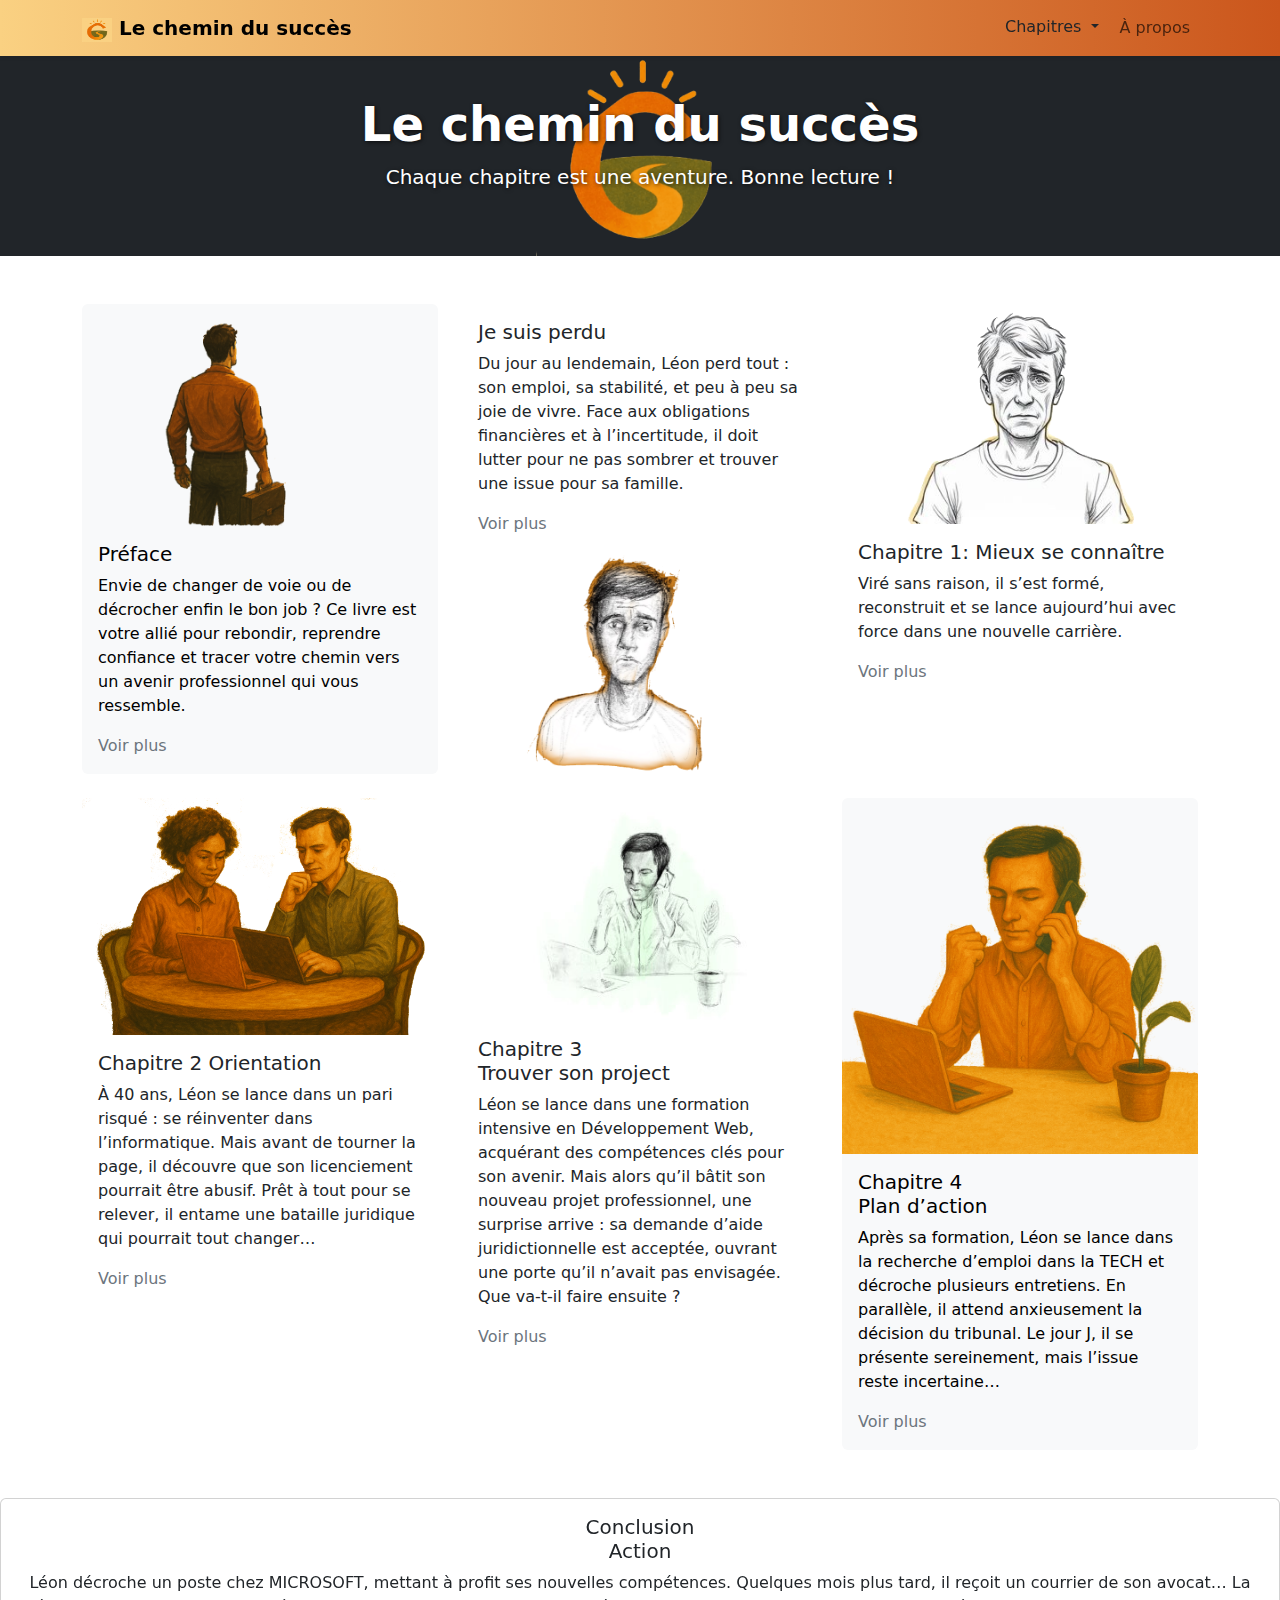
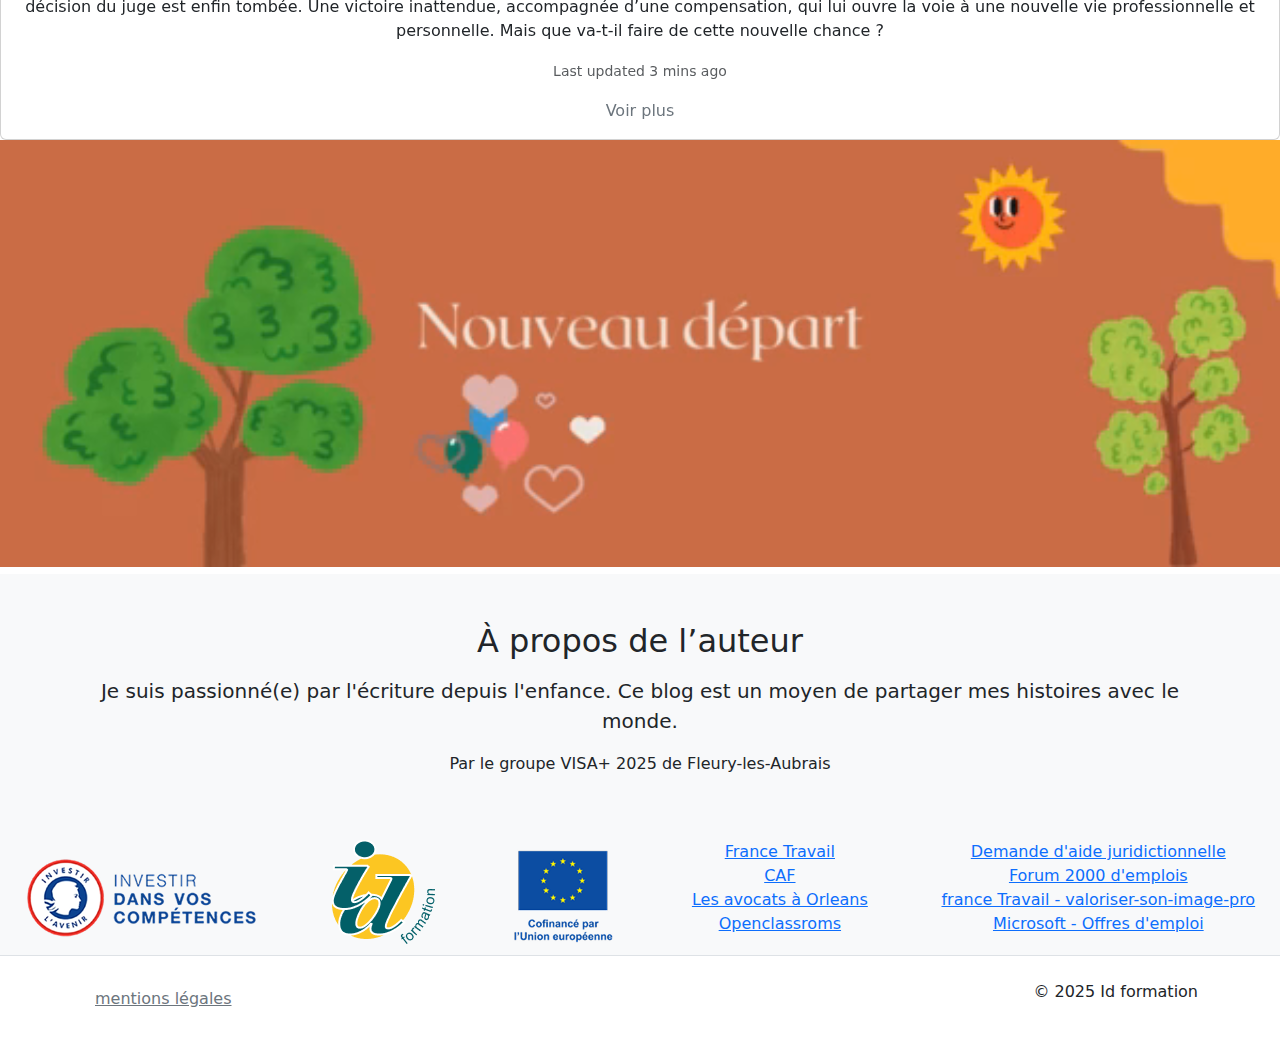
<file: index.html>
<!DOCTYPE html>
<html lang="fr">

<head>
    <meta charset="UTF-8">
    <meta name="viewport" content="width=device-width, initial-scale=1">
    <meta name="description"
        content="Viré du jour au lendemain, Léon reconstruit sa vie. Une histoire vraie de courage et de renaissance pro.">
    <title>Le chemin du succès</title>
    <link rel="icon" href="favicon.ico" type="image/x-icon">

    <link href="https://cdn.jsdelivr.net/npm/bootstrap@5.3.3/dist/css/bootstrap.min.css" rel="stylesheet">
    <style>
        .hero-bg {
            background-image: url('media/images/logo_chemin.png');
            /* remplace par ton image */
            background-size: contain;
            background-position: center;
            background-repeat: no-repeat;
            color: white;
            text-shadow: 1px 1px 4px rgba(0, 0, 0, 0.7);
        }

        .page-bg {
            /* background-image: url('../media/images/chemin_man.png');
            background-size: contain;
            background-position: center;
            background-repeat: no-repeat; */
            width: 20px;
            height: 20vh;

        }

        .custom-bg-color {
            background-image: linear-gradient(to right, #FAD182, #cb561c);
        }

        video {
            width: 100%;
            height: auto;
            object-fit: cover;
        }
    </style>

</head>

<body>

    <!-- Navbar -->
    <nav id="navbar-example2" class="navbar navbar-expand-lg  shadow-sm custom-bg-color fixed-top">
        <div class="container">
            <a class="navbar-brand fw-bold" href="index.html">
                <img src="media/images/logo-s.jpg" alt="logo" width="30" height="24">
                Le chemin du succès
            </a>
            <button class="navbar-toggler" type="button" data-bs-toggle="collapse" data-bs-target="#navbarNav">
                <span class="navbar-toggler-icon"></span>
            </button>

            <div class="collapse navbar-collapse justify-content-end" id="navbarNav">
                <ul class="navbar-nav">
                    <li class="nav-item">
                    <li class="nav-item dropdown">
                        <button class="btn dropdown-toggle" data-bs-toggle="dropdown" aria-expanded="false">
                            Chapitres
                        </button>
                        <ul class="dropdown-menu dropdown-menu-light">
                            <li><a class="dropdown-item" href="pages/livre.html?#c0">Préface
                                </a>
                            </li>
                            <li><a class="dropdown-item" href="pages/livre.html?#c">Introduction Je suis perdu
                                </a>
                            </li>
                            <li><a class="dropdown-item" href="pages/livre.html?#c1">Chapitre 1 Mieux se connaître
                                </a></li>
                            <li><a class="dropdown-item" href="pages/livre.html?#c2">Chapitre 2 Orientation
                                </a></li>
                            <li><a class="dropdown-item" href="pages/livre.html?#c3">Chapitre 3 Orientation
                                </a></li>
                            <li><a class="dropdown-item" href="pages/livre.html?#c4">Chapitre 4 Orientation
                                </a></li>
                            <li><a class="dropdown-item" href="pages/livre.html?#c5">Conclusion Action
                                </a></li>
                        </ul>
                    </li>
                    <!-- <a class="nav-link" href="#chapitres">Chapitres</a> -->
                    </li>
                    <li class="nav-item"><a class="nav-link" href="#scrollspyHeading1">À propos</a></li>
                </ul>
            </div>
        </div>
    </nav>

    <!-- Hero -->
    <section class="mt-5 py-5 text-center bg-dark hero-bg ">
        <div class="container ">
            <h1 class="display-5 fw-bold">Le chemin du succès</h1>
            <p class="lead">Chaque chapitre est une aventure. Bonne lecture !</p>
        </div>
    </section>





    <section id="chapitres" class="container py-5">
        <!-- <h2 class="mb-4 text-center ">Sommaire</h2> -->

        <div class="row row-cols-1 row-cols-md-3 g-4">
            <div class="col">
                <div class="card text-bg-light border-0 h-100">
                    <img src="media/images/man.png" class="card-img-top" alt="...">
                    <div class="card-body">
                        <h5 class="card-title">Préface</h5>
                        <p class="card-text">Envie de changer de voie ou de décrocher enfin le bon job ? Ce livre est
                            votre allié pour rebondir, reprendre confiance et tracer votre chemin vers un avenir
                            professionnel qui vous ressemble.</p>
                        <a href="pages/livre.html" class="stretched-link text-decoration-none text-secondary">Voir
                            plus</a>
                    </div>
                </div>
            </div>
            <div class="col">
                <div class="card border-0 h-100">
                    <div class="card-body">
                        <h5 class="card-title">Je suis perdu</h5>
                        <p class="card-text">Du jour au lendemain, Léon perd tout : son emploi, sa stabilité, et peu à
                            peu sa joie de vivre. Face aux obligations financières et à l’incertitude, il doit lutter
                            pour ne pas sombrer et trouver une issue pour sa famille.
                        </p>
                        <a href="pages/livre.html?#c" class="stretched-link text-decoration-none text-secondary">Voir
                            plus</a>
                    </div>
                    <img src="media/images/man-perdu.png" class="card-img-top d-none d-sm-block" alt="...">
                </div>
            </div>
            <div class="col">
                <div class="card h-100 border-0 ">
                    <img src="media/images/c1.png" class="card-img-top" alt="...">
                    <div class="card-body">
                        <h5 class="card-title">Chapitre 1: Mieux se connaître</h5>
                        <p class="card-text">Viré sans raison, il s’est formé, reconstruit et se lance aujourd’hui avec
                            force dans une nouvelle carrière.</p>
                        <a href="pages/livre.html?#c1" class="stretched-link text-decoration-none text-secondary">Voir
                            plus</a>
                    </div>
                </div>
            </div>
            <div class="col">
                <div class="card h-100 border-0">
                    <img src="media/images/leon_au_pole_emploi_sans_background.png" class="card-img-top " alt="...">
                    <div class="card-body">
                        <h5 class="card-title">Chapitre 2 Orientation</h5>
                        <p class="card-text">À 40 ans, Léon se lance dans un pari risqué : se réinventer dans
                            l’informatique. Mais avant de tourner la page, il découvre que son licenciement pourrait
                            être abusif. Prêt à tout pour se relever, il entame une bataille juridique qui pourrait tout
                            changer…
                        </p>
                        <a href="pages/livre.html?#c2" class="stretched-link text-decoration-none text-secondary">Voir
                            plus</a>
                    </div>
                </div>
            </div>

            <div class="col">
                <div class="card h-100 border-0 ">
                    <img src="media/images/man-phone.jpg" class="card-img-top" alt="...">
                    <div class="card-body">
                        <h5 class="card-title">Chapitre 3 <br>
                            Trouver son project
                        </h5>
                        <p class="card-text">Léon se lance dans une formation intensive en Développement Web, acquérant
                            des compétences clés pour son avenir. Mais alors qu’il bâtit son nouveau projet
                            professionnel, une surprise arrive : sa demande d’aide juridictionnelle est acceptée,
                            ouvrant une porte qu’il n’avait pas envisagée. Que va-t-il faire ensuite ?</p>
                        <a href="pages/livre.html?#c3" class="stretched-link text-decoration-none text-secondary">Voir
                            plus</a>
                    </div>
                </div>
            </div>
            <div class="col">
                <div class="card h-100 border-0 text-bg-light">
                    <img src="media/images/leon_au_telephone_petit.png" class="card-img-top" alt="...">
                    <div class="card-body">
                        <h5 class="card-title">Chapitre 4 <br> Plan d’action</h5>
                        <p class="card-text">Après sa formation, Léon se lance dans la recherche d’emploi dans la TECH
                            et
                            décroche plusieurs entretiens. En parallèle, il attend anxieusement la décision du tribunal.
                            Le jour
                            J, il se présente sereinement, mais l’issue reste incertaine…</p>
                        <a href="pages/livre.html?#c4" class="stretched-link text-decoration-none text-secondary">Voir
                            plus</a>
                    </div>
                </div>
            </div>
        </div>
    </section>

    <section class="text-center">

        <div class="card text-center">
            <div class="card-body">
                <h5 class="card-title">Conclusion <br>
                    Action
                </h5>
                <p class="card-text">Léon décroche un poste chez MICROSOFT, mettant à profit ses nouvelles compétences.
                    Quelques mois plus tard, il reçoit un courrier de son avocat… La décision du juge est enfin tombée.
                    Une victoire inattendue, accompagnée d’une compensation, qui lui ouvre la voie à une nouvelle vie
                    professionnelle et personnelle. Mais que va-t-il faire de cette nouvelle chance ?</p>
                <p class="card-text"><small class="text-body-secondary">Last updated 3 mins ago</small></p>
                <a href="pages/livre.html?#c5" class="stretched-link text-decoration-none text-secondary">Voir plus</a>
            </div>
            <!-- <img src="... " class="card-img-bottom" style="width: 300px;" alt="..."> -->
        </div>


        <!-- <div class="custom-bg-color1"></div> -->
        <div class="video">
            <video autoplay muted loop playsinline>
                <source src="media/video/nouveau-départ.mp4" type="video/mp4">
                Votre navigateur ne supporte pas la vidéo HTML5.
            </video>

        </div>

    </section>

    <!-- À propos -->
    <section id="auteur" class="bg-body-tertiary py-5 text-center">

        <div class="container">
            <h2 class="mb-3">À propos de l’auteur</h2>
            <p class="lead">
                Je suis passionné(e) par l'écriture depuis l'enfance. Ce blog est un moyen de partager mes
                histoires avec le monde.
            </p>
            <p>Par le groupe VISA+ 2025 de Fleury-les-Aubrais</p>

        </div>
    </section>
    <section id="scrollspyHeading1" class="bg-body-tertiary  text-center">
        <div class="d-flex flex-wrap gap-4 justify-content-around">
            <div><a class="alert-link liens"
                    href="https://travail-emploi.gouv.fr/fonctionnement-de-la-formation-professionnelle/investissement-dans-les-competences"
                    target="_blank"><img src="media/images/logo_ivestir.png" alt=""></a></div>
            <div><a class="alert-link liens" href="https://id-formation.com/" target="_blank"><img
                        src="media/images/logo_id_formation.png" alt=""></a></div>
            <div><a class="alert-link liens"
                    href="https://european-union.europa.eu/live-work-study/funding-grants-subsidies_fr"
                    target="_blank"><img src="media/images/logo_ue.png" alt=""></a></div>

            <div>
                <div><a href="https://www.francetravail.fr/accueil/" target="_blank">France Travail</a></div>
                <div><a href="https://caf.fr/">CAF</a></div>
                <div><a href="https://consultation.avocat.fr/avocats/ville-orleans.html" target="_blank">Les avocats à
                        Orleans</a>
                </div>
                <div><a href="https://openclassrooms.com/fr/paths/899-developpeur-web" target="_blank">Openclassroms</a>
                </div>
            </div>
            <div>
                <div><a href="https://consultation.avocat.fr/avocats/ville-orleans.html" target="_blank">Demande d'aide
                        juridictionnelle</a> </div>
                <div> <a href="https://2000emplois2000sourires.com/" target="_blank">Forum 2000 d'emplois </a> </div>
                <div><a href="https://www.francetravail.fr/candidat/vos-recherches/preparer-votre-candidature/accompagne-dans-sa-recherche/valoriser-son-image-pro.html"
                        target="_blank">france
                        Travail - valoriser-son-image-pro </a> </div>
                <div><a href="https://careers.microsoft.com/v2/ca/fr/professions.html" target="_blank">Microsoft -
                        Offres d'emploi</a> </div>
            </div>
        </div>
    </section>

    <!-- Footer -->
    <footer class="text-center py-4 bg-white border-top">
        <div class="container d-flex flex-wrap gap-4 justify-content-between">

            <!-- Button trigger modal -->
            <button type="button" class="btn btn-link  text-secondary fw-normal" data-bs-toggle="modal"
                data-bs-target="#staticBackdrop">
                mentions légales
            </button>

            <!-- Modal -->
            <div class="modal fade" id="staticBackdrop" data-bs-backdrop="static" data-bs-keyboard="false" tabindex="-1"
                aria-labelledby="staticBackdropLabel" aria-hidden="true">
                <div class="modal-dialog modal-dialog-scrollable modal-lg">
                    <div class="modal-content">
                        <div class="modal-header">
                            <h5 class="modal-title" id="staticBackdropLabel">mentions légales</h5>
                            <button type="button" class="btn-close" data-bs-dismiss="modal" aria-label="Close"></button>
                        </div>
                        <div class="modal-body">
                            <p>AVANT-PROPOS
                                <br>Ceci est un site réalisé dans le cadre d'un TP (travail pratique), lors de la
                                formation "Préparation aux métiers du numérique et de l'informatique", à Dreux (ID
                                Formation, du 17 mars 2025 au 5 juin 2025), dont le formateur est Olivier Loëb.
                                <br>Ce site a pour objet de diffuser sur Internet un travail pratique, réalisé, avec le
                                logiciel de traitement de texte Microsoft Word, par le groupe Visa+, à
                                Fleury-les-Aubrais (Loiret), dont le formateur est Yohan Perrette.

                                <br>Editeur du site
                                <br>Olivier Loëb

                                <br>webmaster@loweb.fr

                                <br>Hébergeur du site
                                <br>Infomaniak Network SA
                                <br>rue Eugène-Marziano 25
                                <br>1227 Les Acacias (Suisse)
                                <br>Tél. +41 844 55 11 55
                                <br>Fax. +41 844 55 11 56
                                <br>Société anonyme au capital
                                <br>de 102 000 CHF (francs suisses)
                                <br>Handelsregister-Nr. CHE-103.167.648
                                <br>(correspond au n° Siret en France)

                                <br>Conditions d’utilisation
                                <br>Le site accessible par l’URL (Uniform Resource Locator = adresse de site Internet)
                                le_chemin_du_succes.loweb.fr est exploité dans le respect des législations française et
                                européenne.


                                <br>L’utilisateur reconnaît avoir pris connaissance des présentes conditions
                                d’utilisation et s‘engage à les respecter.


                                <br>L’utilisateur du site Internet le_chemin_du_succes.loweb.fr reconnaît disposer de la
                                compétence et des moyens nécessaires pour accéder et utiliser ce site.

                                <br>L’utilisateur du site Internet le_chemin_du_succes.loweb.fr reconnaît avoir vérifié
                                que la configuration informatique utilisée ne contient aucun virus et qu’elle est en
                                parfait état de fonctionnement.


                                <br>L’Editeur met tout en œuvre pour offrir aux utilisateurs des informations et/ou des
                                outils disponibles et vérifiés mais ne saurait être tenu pour responsable des erreurs,
                                d’une absence de disponibilité des fonctionnalités et/ou de la présence de virus sur son
                                site.

                                <br>Tout contenu téléchargé se fait aux risques et périls de l’utilisateur et sous sa
                                seule responsabilité.

                                <br>En conséquence, l’Editeur ne saurait être tenu responsable d’un quelconque dommage
                                subi par l’ordinateur de l’utilisateur ou d’une quelconque perte de données consécutives
                                au téléchargement.


                                <br>Les informations fournies par ce site le sont à titre indicatif et ne sauraient
                                dispenser l’utilisateur d’une analyse complémentaire et personnalisée.

                                <br>L’éditeur saurait garantir l’exactitude, la complétude, l’actualité des informations
                                diffusées sur son site.

                                <br>En conséquence, l’utilisateur reconnaît utiliser ces informations sous sa
                                responsabilité exclusive.


                                <br>L’utilisateur est informé que lors de ses visites sur le site, un cookie peut
                                s’installer automatiquement sur son logiciel de navigation.

                                <br>Le cookie est un bloc de données qui ne permet pas d’identifier les utilisateurs
                                mais sert à enregistrer des informations relatives à la navigation de celui-ci sur le
                                site.
                                <br>Le paramétrage du logiciel de navigation permet d’informer de la présence de cookies
                                et, éventuellement, de la refuser de la manière décrite à l’adresse suivante :
                                www.cnil.fr.

                                <br>L’utilisateur dispose de l’ensemble des droits susvisés s’agissant des données à
                                caractère personnel communiquées par le biais des cookies dans les conditions indiquées
                                ci-dessus.

                                <br>Les utilisateurs du site Internet sont tenus de respecter les dispositions de la loi
                                n°78-17 du 6 janvier 1978 modifiée, relative à l’informatique, aux fichiers et aux
                                libertés, dont la violation est passible de sanctions pénales.


                                <br>La structure générale ainsi que les logiciels, textes, images animées ou non, son
                                savoir-faire et tous les autres éléments composant le site sont la propriété exclusive
                                de l’Editeur.

                                <br>Toute représentation ou reproduction, traduction, adaptation, transformation, totale
                                ou partielle de ce site et de ses contenus par quelle que personne que ce soit, sans
                                l’autorisation expresse d’Olivier Loëb, est interdite et constituerait une contrefaçon
                                sanctionnée par les articles L. 335-2 et suivants du Code de la propriété
                                intellectuelle.

                                <br>La personne qui reproduit sans autorisation de l’auteur une œuvre sur un serveur
                                Internet pour mettre celle-ci à la disposition du public commet un acte de contrefaçon
                                (articles L 335-2 et L 716-9 du CPI).

                                <br>La contrefaçon est un délit civil (passible de dommages-intérêts) et un délit pénal
                                (passible d’un emprisonnement de deux ans et d’une amende de 150 000 euros).

                                <br>La contrefaçon couvre toutes les reproductions et diffusions illicites, c’est-à-dire
                                non autorisées.

                                <br>Il en est de même des bases de données figurant, le cas échéant, sur le site Web,
                                qui sont protégées par les dispositions de la loi du 1er juillet 1998 portant
                                transposition dans le Code de la propriété intellectuelle de la directive du 11 mars
                                1996 relative à la protection juridique des bases de données et dont Olivier Loëb est
                                producteur.

                                <br>Les marques ainsi que les logos figurant, le cas échéant, sur le site sont des
                                marques déposées.

                                <br>Toute reproduction totale ou partielle de ces marques ou de ces logos effectués à
                                partir des éléments du site sans l’autorisation expresse de l’Editeur est donc prohibée
                                au sens du Code de la propriété intellectuelle.


                                <br>Les utilisateurs et les visiteurs du site Internet ne peuvent mettre en place un
                                hyperlien en direction de ce site sans l’autorisation expresse et préalable de
                                l’Editeur.
                                <br>L’Editeur ne saurait être responsable de l’accès par les utilisateurs via les liens
                                hypertextes mis en place dans le cadre du site Internet en direction d’autres ressources
                                présentes sur le réseau.


                                <br>Tout litige en relation avec l’utilisation du site est soumis au droit français.


                                <br>L’Editeur est à votre disposition pour tous commentaires ou toutes suggestions.

                                <br>Toutes les images présentes sur ce site sont protégées par le droit d’auteur. Elles
                                ont été dessinées par Justin Vigneron et Nairi Nikoghosian . Toute reproduction,
                                modification ou utilisation sans autorisation préalable est strictement interdite.
                                <br>Vous pouvez lui écrire par courrier électronique à webmaster@loweb.fr
                            </p>

                        </div>
                        <div class="modal-footer">
                            <button type="button" class="btn btn-secondary" data-bs-dismiss="modal">Close</button>
                            <!-- <button type="button" class="btn btn-primary">Understood</button> -->
                        </div>
                    </div>
                </div>
            </div>
            <p class="mb-0"> &copy; 2025 Id formation </p>
            <!-- <p class="mb-0"> Mon Livre Blog</p> -->
        </div>
    </footer>

    <!-- Bootstrap JS -->
    <script src="https://cdn.jsdelivr.net/npm/bootstrap@5.3.3/dist/js/bootstrap.bundle.min.js"></script>
    <script>
        var myModal = document.getElementById('Modal')
        var myInput = document.getElementById('myInput')

        myModal.addEventListener('shown.bs.modal', function () {
            myInput.focus()
        })
    </script>
</body>

</html>
</file>
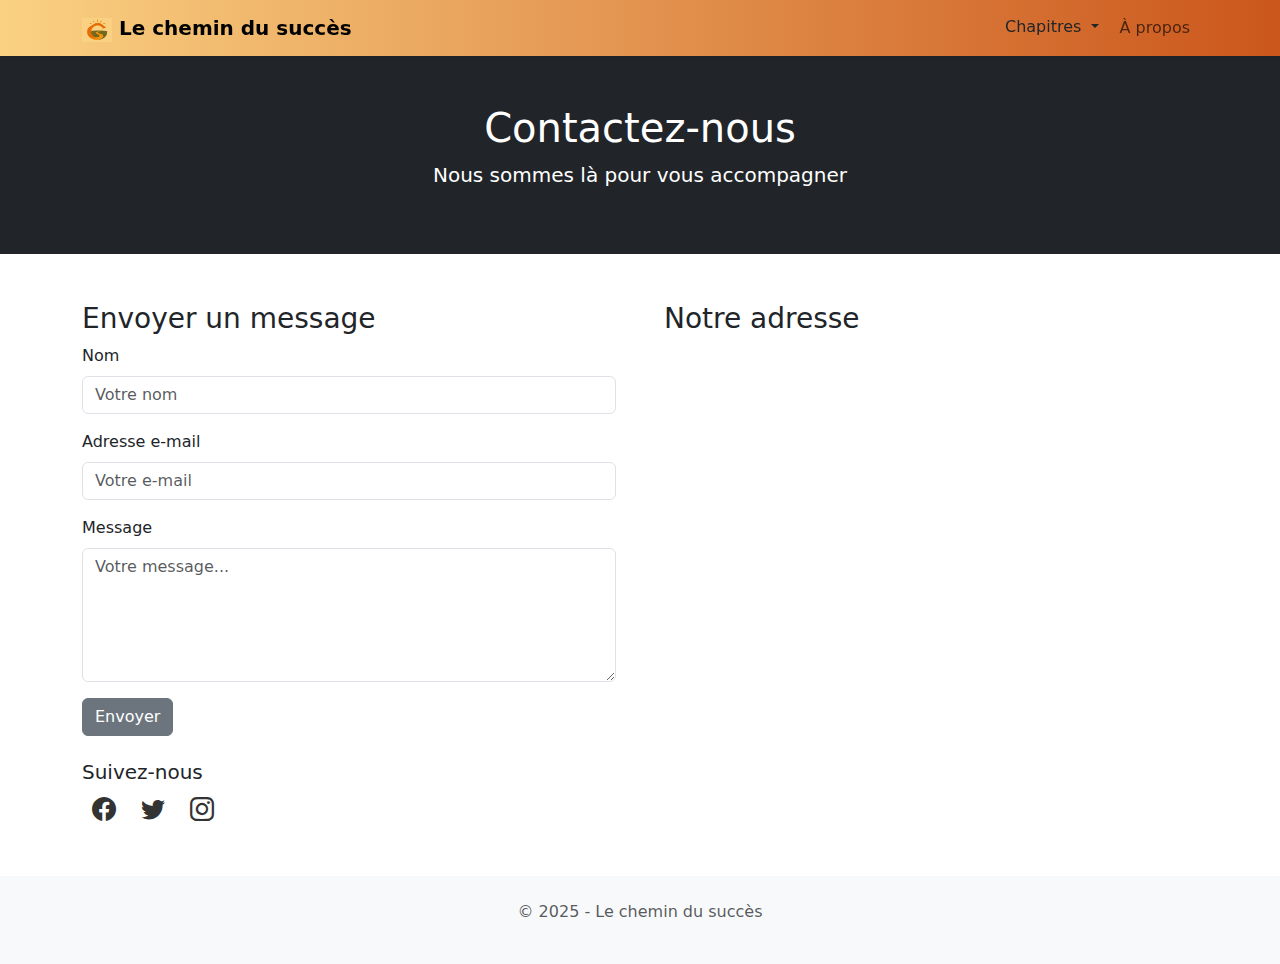
<file: contact-pro.html>
<!DOCTYPE html>
<html lang="fr">
<head>
  <meta charset="UTF-8">
  <meta name="viewport" content="width=device-width, initial-scale=1">
  <title>Contact</title>
  <link href="https://cdn.jsdelivr.net/npm/bootstrap@5.3.2/dist/css/bootstrap.min.css" rel="stylesheet">
  <style>
    .social-icons a {
      margin: 0 10px;
      color: #333;
      font-size: 1.5rem;
    }

    iframe {
      width: 100%;
      height: 300px;
      border: none;
    }
    body{
        padding-top: 56px;
    }
    .custom-bg-color {
  background-image: linear-gradient(to right, #FAD182, #cb561c);
}
  </style>
</head>
<body>
 <!-- Navbar -->
 <nav id="navbar-example2" class="navbar navbar-expand-lg  shadow-sm custom-bg-color fixed-top">
    <div class="container">
        <a class="navbar-brand fw-bold" href="index.html">
            <img src="media/images/logo-s.jpg" alt="logo" width="30" height="24">
            Le chemin du succès
        </a>
        <button class="navbar-toggler" type="button" data-bs-toggle="collapse" data-bs-target="#navbarNav">
            <span class="navbar-toggler-icon"></span>
        </button>

        <div class="collapse navbar-collapse justify-content-end" id="navbarNav">
            <ul class="navbar-nav">

                <li class="nav-item dropdown">
                    <button class="btn dropdown-toggle" data-bs-toggle="dropdown" aria-expanded="false">
                        Chapitres
                    </button>
                    <ul class="dropdown-menu dropdown-menu-light">
                        <li><a class="dropdown-item" href="pages/livre.html?#c0">Préface
                            </a>
                        </li>
                        <li><a class="dropdown-item" href="pages/livre.html?#c">Introduction Je suis perdu
                            </a>
                        </li>
                        <li><a class="dropdown-item" href="pages/livre.html?#c1">Chapitre 1 Mieux se connaître
                            </a></li>
                        <li><a class="dropdown-item" href="pages/livre.html?#c2">Chapitre 2 Orientation
                            </a></li>
                        <li><a class="dropdown-item" href="pages/livre.html?#c3">Chapitre 3 Orientation
                            </a></li>
                        <li><a class="dropdown-item" href="pages/livre.html?#c4">Chapitre 4 Orientation
                            </a></li>
                        <li><a class="dropdown-item" href="pages/livre.html?#c5">Conclusion Action
                            </a></li>
                    </ul>
                </li>
                <!-- <a class="nav-link" href="#chapitres">Chapitres</a> -->

                <li class="nav-item"><a class="nav-link" href="#scrollspyHeading1">À propos</a></li>
            </ul>
        </div>
    </div>
</nav>

  <!-- Header -->
  <header class="bg-dark text-white text-center py-5">
    <h1>Contactez-nous</h1>
    <p class="lead">Nous sommes là pour vous accompagner</p>
  </header>

  <!-- Section de contact -->
  <section class="container my-5">
    <div class="row g-5">
      <!-- Formulaire -->
      <div class="col-md-6">
        <h3>Envoyer un message</h3>
        <form>
          <div class="mb-3">
            <label for="name" class="form-label">Nom</label>
            <input type="text" class="form-control" id="name" placeholder="Votre nom">
          </div>
          <div class="mb-3">
            <label for="email" class="form-label">Adresse e-mail</label>
            <input type="email" class="form-control" id="email" placeholder="Votre e-mail">
          </div>
          <div class="mb-3">
            <label for="message" class="form-label">Message</label>
            <textarea class="form-control" id="message" rows="5" placeholder="Votre message..."></textarea>
          </div>
          <button type="submit" class="btn btn-secondary">Envoyer</button>
        </form>

        <!-- Réseaux sociaux -->
        <div class="mt-4">
          <h5>Suivez-nous</h5>
          <div class="social-icons">
            <a href="#"><i class="bi bi-facebook"></i></a>
            <a href="#"><i class="bi bi-twitter"></i></a>
            <a href="#"><i class="bi bi-instagram"></i></a>
          </div>
        </div>
      </div>

      <!-- Carte Google Maps -->
      <div class="col-md-6">
        <h3>Notre adresse</h3>
        <iframe src="https://www.google.com/maps/embed?pb=!1m18!1m12!1m3!1d2624.9992391240243!2d2.292292315674979!3d48.858373079287236!2m3!1f0!2f0!3f0!3m2!1i1024!2i768!4f13.1!3m3!1m2!1s0x47e66fefc6c9b5f1%3A0xbba2cb29c8bcfb0b!2sTour%20Eiffel!5e0!3m2!1sfr!2sfr!4v1680010034987" allowfullscreen="" loading="lazy"></iframe>
      </div>
    </div>
  </section>

  <!-- Footer -->
  <footer class="bg-light text-center text-muted py-4">
    <p>&copy; 2025 - Le chemin du succès</p>
  </footer>

  <!-- Bootstrap JS + Icons -->
  <script src="https://cdn.jsdelivr.net/npm/bootstrap@5.3.2/dist/js/bootstrap.bundle.min.js"></script>
  <link rel="stylesheet" href="https://cdn.jsdelivr.net/npm/bootstrap-icons@1.10.5/font/bootstrap-icons.css">
</body>
</html>
</file>
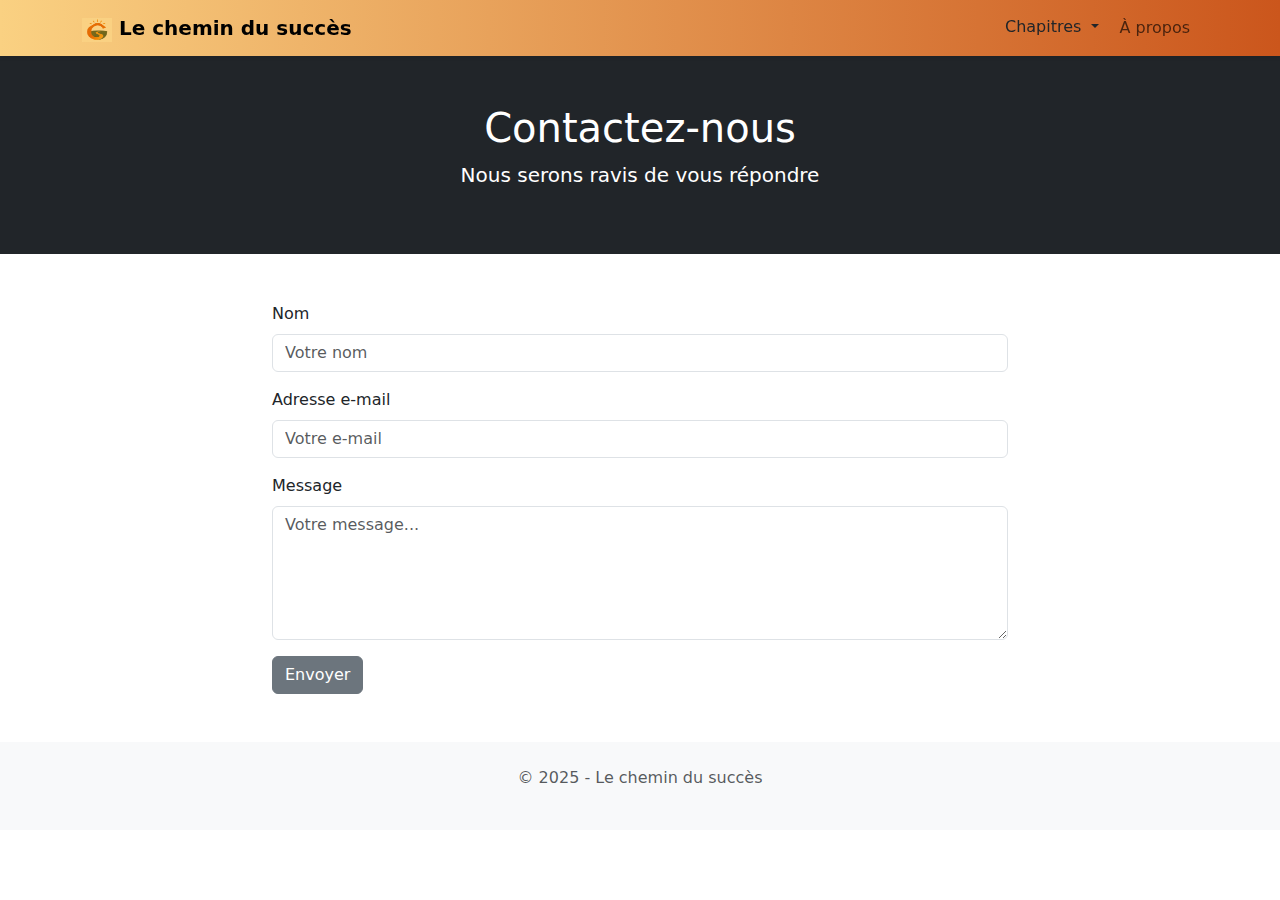
<file: contact.html>
<!DOCTYPE html>
<html lang="fr">
<head>
  <meta charset="UTF-8">
  <meta name="viewport" content="width=device-width, initial-scale=1">
  <title>Contact</title>
  <link href="https://cdn.jsdelivr.net/npm/bootstrap@5.3.2/dist/css/bootstrap.min.css" rel="stylesheet">
</head>
<style>
    body{
        padding-top: 56px;
    }
    .custom-bg-color {
  background-image: linear-gradient(to right, #FAD182, #cb561c);
}

</style>
<body>
        <!-- Navbar -->
        <nav id="navbar-example2" class="navbar navbar-expand-lg  shadow-sm custom-bg-color fixed-top">
            <div class="container">
                <a class="navbar-brand fw-bold" href="index.html">
                    <img src="media/images/logo-s.jpg" alt="logo" width="30" height="24">
                    Le chemin du succès
                </a>
                <button class="navbar-toggler" type="button" data-bs-toggle="collapse" data-bs-target="#navbarNav">
                    <span class="navbar-toggler-icon"></span>
                </button>
    
                <div class="collapse navbar-collapse justify-content-end" id="navbarNav">
                    <ul class="navbar-nav">
    
                        <li class="nav-item dropdown">
                            <button class="btn dropdown-toggle" data-bs-toggle="dropdown" aria-expanded="false">
                                Chapitres
                            </button>
                            <ul class="dropdown-menu dropdown-menu-light">
                                <li><a class="dropdown-item" href="pages/livre.html?#c0">Préface
                                    </a>
                                </li>
                                <li><a class="dropdown-item" href="pages/livre.html?#c">Introduction Je suis perdu
                                    </a>
                                </li>
                                <li><a class="dropdown-item" href="pages/livre.html?#c1">Chapitre 1 Mieux se connaître
                                    </a></li>
                                <li><a class="dropdown-item" href="pages/livre.html?#c2">Chapitre 2 Orientation
                                    </a></li>
                                <li><a class="dropdown-item" href="pages/livre.html?#c3">Chapitre 3 Orientation
                                    </a></li>
                                <li><a class="dropdown-item" href="pages/livre.html?#c4">Chapitre 4 Orientation
                                    </a></li>
                                <li><a class="dropdown-item" href="pages/livre.html?#c5">Conclusion Action
                                    </a></li>
                            </ul>
                        </li>
                        <!-- <a class="nav-link" href="#chapitres">Chapitres</a> -->
    
                        <li class="nav-item"><a class="nav-link" href="#scrollspyHeading1">À propos</a></li>
                    </ul>
                </div>
            </div>
        </nav>

  <!-- Header -->
  <header class="bg-dark text-white text-center py-5">
    <h1>Contactez-nous</h1>
    <p class="lead">Nous serons ravis de vous répondre</p>
  </header>

  <!-- Formulaire de contact -->
  <section class="container my-5">
    <div class="row justify-content-center">
      <div class="col-md-8">
        <form>
          <div class="mb-3">
            <label for="name" class="form-label">Nom</label>
            <input type="text" class="form-control" id="name" placeholder="Votre nom">
          </div>
          <div class="mb-3">
            <label for="email" class="form-label">Adresse e-mail</label>
            <input type="email" class="form-control" id="email" placeholder="Votre e-mail">
          </div>
          <div class="mb-3">
            <label for="message" class="form-label">Message</label>
            <textarea class="form-control" id="message" rows="5" placeholder="Votre message..."></textarea>
          </div>
          <button type="submit" class="btn btn-secondary">Envoyer</button>
        </form>
      </div>
    </div>
  </section>

  <!-- Pied de page -->
  <footer class="bg-light text-center text-muted py-4">
    <p>&copy; 2025 - Le chemin du succès</p>
  </footer>

  <script src="https://cdn.jsdelivr.net/npm/bootstrap@5.3.2/dist/js/bootstrap.bundle.min.js"></script>
</body>
</html>
</file>
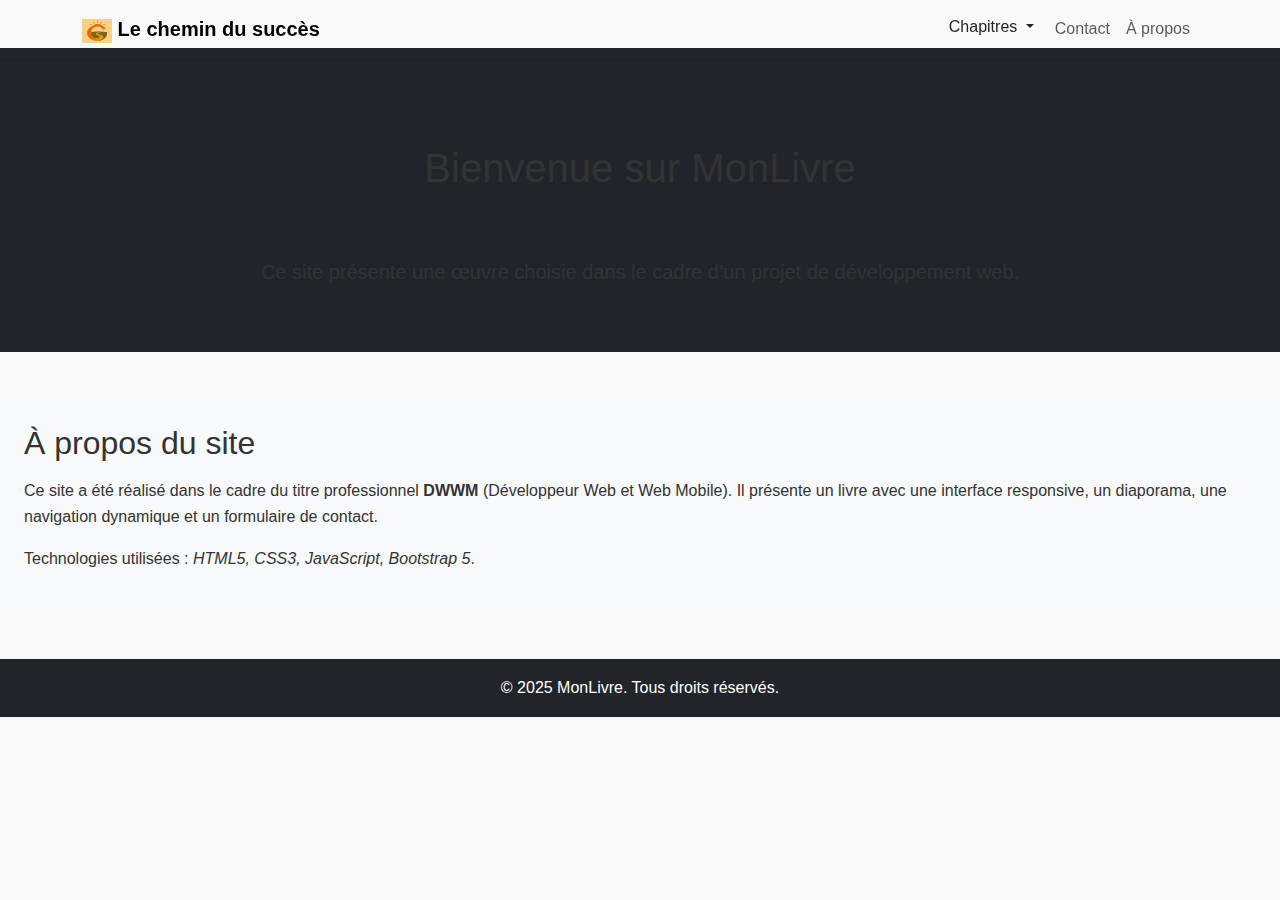
<file: propos.html>
<!DOCTYPE html>
<html lang="fr">
<head>
  <meta charset="UTF-8">
  <meta name="viewport" content="width=device-width, initial-scale=1">
  <title>Mon Livre</title>
  <link href="https://cdn.jsdelivr.net/npm/bootstrap@5.3.3/dist/css/bootstrap.min.css" rel="stylesheet">
  <link rel="stylesheet" href="css/index.css">
</head>
<body>

  <!-- HEADER / NAVBAR -->
  <!-- Navbar -->
    <nav id="navbar-example2" class="navbar navbar-expand-lg  shadow-sm custom-bg-color fixed-top">
        <div class="container">
            <a class="navbar-brand fw-bold" href="index.html">
                <img src="media/images/logo-s.jpg" alt="logo" width="30" height="24">
                Le chemin du succès
            </a>
            <button class="navbar-toggler" type="button" data-bs-toggle="collapse" data-bs-target="#navbarNav">
                <span class="navbar-toggler-icon"></span>
            </button>

            <div class="collapse navbar-collapse justify-content-end" id="navbarNav">
                <ul class="navbar-nav">

                    <li class="nav-item dropdown">
                        <button class="btn dropdown-toggle" data-bs-toggle="dropdown" aria-expanded="false">
                            Chapitres
                        </button>
                        <ul class="dropdown-menu dropdown-menu-light">
                            <li><a class="dropdown-item" href="pages/livre.html?#c0">Préface
                                </a>
                            </li>
                            <li><a class="dropdown-item" href="pages/livre.html?#c">Introduction Je suis perdu
                                </a>
                            </li>
                            <li><a class="dropdown-item" href="pages/livre.html?#c1">Chapitre 1 Mieux se connaître
                                </a></li>
                            <li><a class="dropdown-item" href="pages/livre.html?#c2">Chapitre 2 Orientation
                                </a></li>
                            <li><a class="dropdown-item" href="pages/livre.html?#c3">Chapitre 3 Orientation
                                </a></li>
                            <li><a class="dropdown-item" href="pages/livre.html?#c4">Chapitre 4 Orientation
                                </a></li>
                            <li><a class="dropdown-item" href="pages/livre.html?#c5">Conclusion Action
                                </a></li>
                        </ul>
                    </li>
                    <!-- <a class="nav-link" href="#chapitres">Chapitres</a> -->
                    <li class="nav-item"><a class="nav-link" href="contact.html">Contact</a></li>
                    <li class="nav-item"><a class="nav-link" href="#">À propos</a></li>
                </ul>
            </div>
        </div>
    </nav>


  <!-- <nav class="navbar navbar-expand-lg navbar-dark bg-primary">
    <div class="container">
      <a class="navbar-brand" href="#">MonLivre</a>
      <button class="navbar-toggler" type="button" data-bs-toggle="collapse" data-bs-target="#navbarContent">
        <span class="navbar-toggler-icon"></span>
      </button>

      <div class="collapse navbar-collapse" id="navbarContent">
        <ul class="navbar-nav ms-auto">
          <li class="nav-item"><a class="nav-link" href="#">Accueil</a></li>
          <li class="nav-item"><a class="nav-link" href="#apropos">À propos</a></li>
          <li class="nav-item"><a class="nav-link" href="#">Contact</a></li>
        </ul>
      </div>
    </div>
  </nav> -->

  <!-- SECTION PRINCIPALE -->
  <main>
    <section class="mt-5 py-5 text-center bg-dark hero-bg ">
      <h1 class="mb-3 py-5">Bienvenue sur MonLivre</h1>
      <p class="lead">
        Ce site présente une œuvre choisie dans le cadre d’un projet de développement web.
      </p>
    </section>

    <!-- À PROPOS DU SITE -->
    <section id="apropos" class="bg-light p-4 rounded mt-5">
      <h2 class="mb-3">À propos du site</h2>
      <p>
        Ce site a été réalisé dans le cadre du titre professionnel <strong>DWWM</strong> (Développeur Web et Web Mobile).
        Il présente un livre avec une interface responsive, un diaporama, une navigation dynamique et un formulaire de contact.
      </p>
      <p>
        Technologies utilisées : <em>HTML5, CSS3, JavaScript, Bootstrap 5</em>.
      </p>
    </section>
  </main>

  <!-- FOOTER -->
  <footer class="bg-dark text-white text-center py-3 mt-5">
    <div class="container">
      <p class="mb-0">&copy; 2025 MonLivre. Tous droits réservés.</p>
    </div>
  </footer>

  <!-- BOOTSTRAP JS -->
  <script src="https://cdn.jsdelivr.net/npm/bootstrap@5.3.3/dist/js/bootstrap.bundle.min.js"></script>
</body>
</html>
</file>
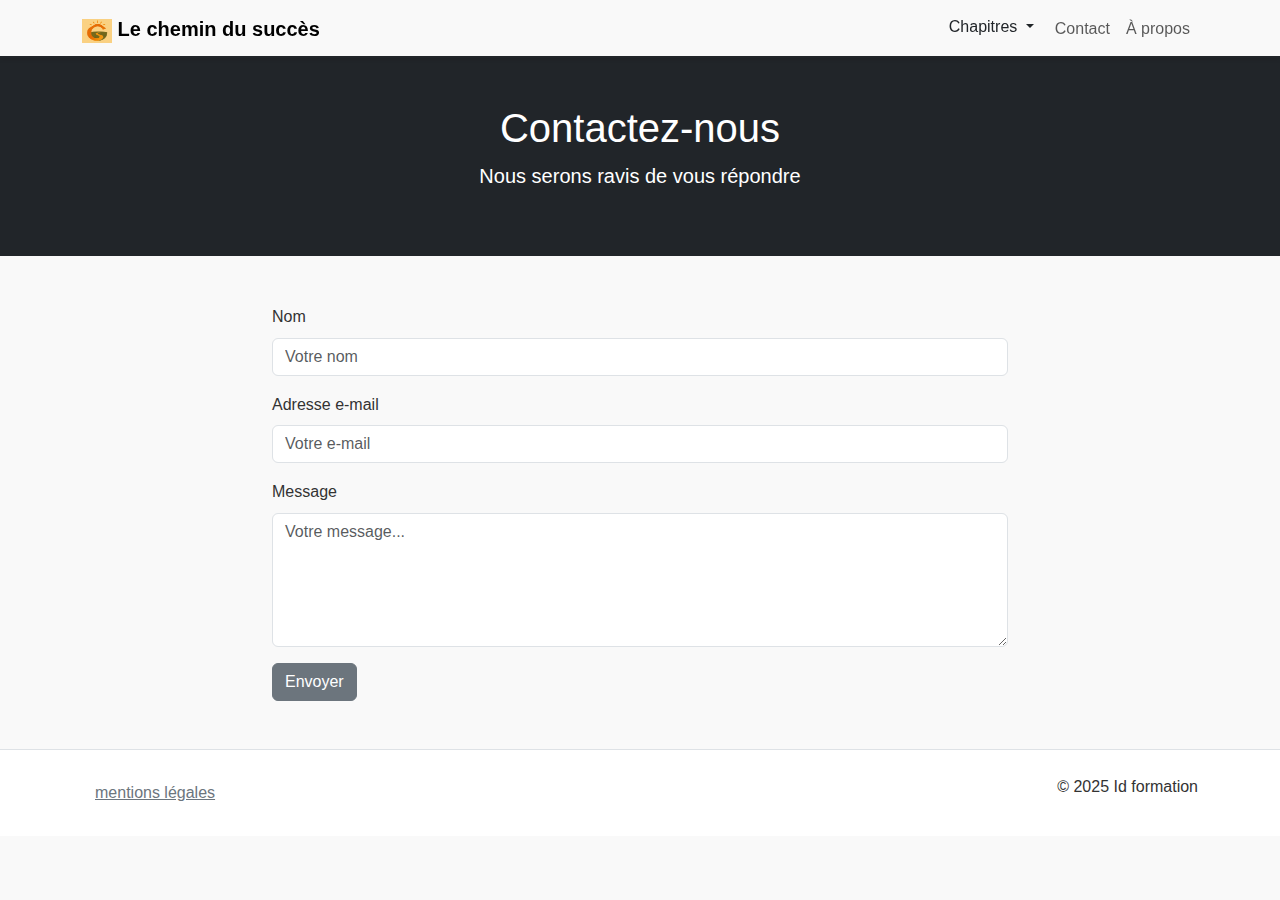
<file: pages/contact.html>
<!DOCTYPE html>
<html lang="fr">

<head>
    <meta charset="UTF-8">
    <meta name="viewport" content="width=device-width, initial-scale=1">
    <title>Contact</title>
    <link href="https://cdn.jsdelivr.net/npm/bootstrap@5.3.2/dist/css/bootstrap.min.css" rel="stylesheet">
    <link rel="stylesheet" href="../css/index.css">
</head>
<style>
    body {
        padding-top: 56px;
    }

    /* .custom-bg-color {
        background-image: linear-gradient(to right, #FAD182, #cb561c);
    } */
</style>

<body>
    <!-- Navbar -->
    <nav id="navbar-example2" class="navbar navbar-expand-lg  shadow-sm custom-bg-color fixed-top">
        <div class="container">
            <a class="navbar-brand fw-bold" href="../index.html">
                <img src="../media/images/logo-s.jpg" alt="logo" width="30" height="24">
                Le chemin du succès
            </a>
            <button class="navbar-toggler" type="button" data-bs-toggle="collapse" data-bs-target="#navbarNav">
                <span class="navbar-toggler-icon"></span>
            </button>

            <div class="collapse navbar-collapse justify-content-end" id="navbarNav">
                <ul class="navbar-nav">

                    <li class="nav-item dropdown">
                        <button class="btn dropdown-toggle" data-bs-toggle="dropdown" aria-expanded="false">
                            Chapitres
                        </button>
                        <ul class="dropdown-menu dropdown-menu-light">
                            <li><a class="dropdown-item" href="../pages/livre.html?#c0">Préface
                                </a>
                            </li>
                            <li><a class="dropdown-item" href="../pages/livre.html?#c">Introduction Je suis perdu
                                </a>
                            </li>
                            <li><a class="dropdown-item" href="../pages/livre.html?#c1">Chapitre 1 Mieux se connaître
                                </a></li>
                            <li><a class="dropdown-item" href="../pages/livre.html?#c2">Chapitre 2 Orientation
                                </a></li>
                            <li><a class="dropdown-item" href="../pages/livre.html?#c3">Chapitre 3 Orientation
                                </a></li>
                            <li><a class="dropdown-item" href="../pages/livre.html?#c4">Chapitre 4 Orientation
                                </a></li>
                            <li><a class="dropdown-item" href="../pages/livre.html?#c5">Conclusion Action
                                </a></li>
                        </ul>
                    </li>
                    <!-- <a class="nav-link" href="#chapitres">Chapitres</a> -->

                    <li class="nav-item"><a class="nav-link" href="contact.html">Contact</a></li>
                    <li class="nav-item"><a class="nav-link" href="propos.html">À propos</a></li>
                </ul>
            </div>
        </div>
    </nav>

    <!-- Header -->
    <header class="bg-dark text-white text-center py-5">
        <h1>Contactez-nous</h1>
        <p class="lead">Nous serons ravis de vous répondre</p>
    </header>

    <!-- Formulaire de contact -->
    <section class="container my-5">
        <div class="row justify-content-center">
            <div class="col-md-8">
                <form>
                    <div class="mb-3">
                        <label for="name" class="form-label">Nom</label>
                        <input type="text" class="form-control" id="name" placeholder="Votre nom">
                    </div>
                    <div class="mb-3">
                        <label for="email" class="form-label">Adresse e-mail</label>
                        <input type="email" class="form-control" id="email" placeholder="Votre e-mail">
                    </div>
                    <div class="mb-3">
                        <label for="message" class="form-label">Message</label>
                        <textarea class="form-control" id="message" rows="5" placeholder="Votre message..."></textarea>
                    </div>
                    <button type="submit" class="btn btn-secondary">Envoyer</button>
                </form>
            </div>
        </div>
    </section>

    <!-- Pied de page -->

    <!-- Footer -->
    <footer class="text-center py-4 bg-white border-top">
        <div class="container d-flex flex-wrap gap-4 justify-content-between">

            <!-- Button trigger modal -->
            <button type="button" class="btn btn-link  text-secondary fw-normal" data-bs-toggle="modal"
                data-bs-target="#staticBackdrop">
                mentions légales
            </button>

            <!-- Modal -->
            <div class="modal fade" id="staticBackdrop" data-bs-backdrop="static" data-bs-keyboard="false" tabindex="-1"
                aria-labelledby="staticBackdropLabel" aria-hidden="true">
                <div class="modal-dialog modal-dialog-scrollable modal-lg">
                    <div class="modal-content">
                        <div class="modal-header">
                            <h5 class="modal-title" id="staticBackdropLabel">mentions légales</h5>
                            <button type="button" class="btn-close" data-bs-dismiss="modal" aria-label="Close"></button>
                        </div>
                        <div class="modal-body">
                            <p>AVANT-PROPOS
                                <br>Ceci est un site réalisé dans le cadre d'un TP (travail pratique), lors de la
                                formation "Préparation aux métiers du numérique et de l'informatique", à Dreux (ID
                                Formation, du 17 mars 2025 au 5 juin 2025), dont le formateur est Olivier Loëb.
                                <br>Ce site a pour objet de diffuser sur Internet un travail pratique, réalisé, avec le
                                logiciel de traitement de texte Microsoft Word, par le groupe Visa+, à
                                Fleury-les-Aubrais (Loiret), dont le formateur est Yohan Perrette.

                                <br>Editeur du site
                                <br>Olivier Loëb

                                <br>webmaster@loweb.fr

                                <br>Hébergeur du site
                                <br>Infomaniak Network SA
                                <br>rue Eugène-Marziano 25
                                <br>1227 Les Acacias (Suisse)
                                <br>Tél. +41 844 55 11 55
                                <br>Fax. +41 844 55 11 56
                                <br>Société anonyme au capital
                                <br>de 102 000 CHF (francs suisses)
                                <br>Handelsregister-Nr. CHE-103.167.648
                                <br>(correspond au n° Siret en France)

                                <br>Conditions d’utilisation
                                <br>Le site accessible par l’URL (Uniform Resource Locator = adresse de site Internet)
                                le_chemin_du_succes.loweb.fr est exploité dans le respect des législations française et
                                européenne.


                                <br>L’utilisateur reconnaît avoir pris connaissance des présentes conditions
                                d’utilisation et s‘engage à les respecter.


                                <br>L’utilisateur du site Internet le_chemin_du_succes.loweb.fr reconnaît disposer de la
                                compétence et des moyens nécessaires pour accéder et utiliser ce site.

                                <br>L’utilisateur du site Internet le_chemin_du_succes.loweb.fr reconnaît avoir vérifié
                                que la configuration informatique utilisée ne contient aucun virus et qu’elle est en
                                parfait état de fonctionnement.


                                <br>L’Editeur met tout en œuvre pour offrir aux utilisateurs des informations et/ou des
                                outils disponibles et vérifiés mais ne saurait être tenu pour responsable des erreurs,
                                d’une absence de disponibilité des fonctionnalités et/ou de la présence de virus sur son
                                site.

                                <br>Tout contenu téléchargé se fait aux risques et périls de l’utilisateur et sous sa
                                seule responsabilité.

                                <br>En conséquence, l’Editeur ne saurait être tenu responsable d’un quelconque dommage
                                subi par l’ordinateur de l’utilisateur ou d’une quelconque perte de données consécutives
                                au téléchargement.


                                <br>Les informations fournies par ce site le sont à titre indicatif et ne sauraient
                                dispenser l’utilisateur d’une analyse complémentaire et personnalisée.

                                <br>L’éditeur saurait garantir l’exactitude, la complétude, l’actualité des informations
                                diffusées sur son site.

                                <br>En conséquence, l’utilisateur reconnaît utiliser ces informations sous sa
                                responsabilité exclusive.


                                <br>L’utilisateur est informé que lors de ses visites sur le site, un cookie peut
                                s’installer automatiquement sur son logiciel de navigation.

                                <br>Le cookie est un bloc de données qui ne permet pas d’identifier les utilisateurs
                                mais sert à enregistrer des informations relatives à la navigation de celui-ci sur le
                                site.
                                <br>Le paramétrage du logiciel de navigation permet d’informer de la présence de cookies
                                et, éventuellement, de la refuser de la manière décrite à l’adresse suivante :
                                www.cnil.fr.

                                <br>L’utilisateur dispose de l’ensemble des droits susvisés s’agissant des données à
                                caractère personnel communiquées par le biais des cookies dans les conditions indiquées
                                ci-dessus.

                                <br>Les utilisateurs du site Internet sont tenus de respecter les dispositions de la loi
                                n°78-17 du 6 janvier 1978 modifiée, relative à l’informatique, aux fichiers et aux
                                libertés, dont la violation est passible de sanctions pénales.


                                <br>La structure générale ainsi que les logiciels, textes, images animées ou non, son
                                savoir-faire et tous les autres éléments composant le site sont la propriété exclusive
                                de l’Editeur.

                                <br>Toute représentation ou reproduction, traduction, adaptation, transformation, totale
                                ou partielle de ce site et de ses contenus par quelle que personne que ce soit, sans
                                l’autorisation expresse d’Olivier Loëb, est interdite et constituerait une contrefaçon
                                sanctionnée par les articles L. 335-2 et suivants du Code de la propriété
                                intellectuelle.

                                <br>La personne qui reproduit sans autorisation de l’auteur une œuvre sur un serveur
                                Internet pour mettre celle-ci à la disposition du public commet un acte de contrefaçon
                                (articles L 335-2 et L 716-9 du CPI).

                                <br>La contrefaçon est un délit civil (passible de dommages-intérêts) et un délit pénal
                                (passible d’un emprisonnement de deux ans et d’une amende de 150 000 euros).

                                <br>La contrefaçon couvre toutes les reproductions et diffusions illicites, c’est-à-dire
                                non autorisées.

                                <br>Il en est de même des bases de données figurant, le cas échéant, sur le site Web,
                                qui sont protégées par les dispositions de la loi du 1er juillet 1998 portant
                                transposition dans le Code de la propriété intellectuelle de la directive du 11 mars
                                1996 relative à la protection juridique des bases de données et dont Olivier Loëb est
                                producteur.

                                <br>Les marques ainsi que les logos figurant, le cas échéant, sur le site sont des
                                marques déposées.

                                <br>Toute reproduction totale ou partielle de ces marques ou de ces logos effectués à
                                partir des éléments du site sans l’autorisation expresse de l’Editeur est donc prohibée
                                au sens du Code de la propriété intellectuelle.


                                <br>Les utilisateurs et les visiteurs du site Internet ne peuvent mettre en place un
                                hyperlien en direction de ce site sans l’autorisation expresse et préalable de
                                l’Editeur.
                                <br>L’Editeur ne saurait être responsable de l’accès par les utilisateurs via les liens
                                hypertextes mis en place dans le cadre du site Internet en direction d’autres ressources
                                présentes sur le réseau.


                                <br>Tout litige en relation avec l’utilisation du site est soumis au droit français.


                                <br>L’Editeur est à votre disposition pour tous commentaires ou toutes suggestions.

                                <br>Toutes les images présentes sur ce site sont protégées par le droit d’auteur. Elles
                                ont été dessinées par Justin Vigneron et Nairi Nikoghosian . Toute reproduction,
                                modification ou utilisation sans autorisation préalable est strictement interdite.
                                <br>Vous pouvez lui écrire par courrier électronique à webmaster@loweb.fr
                            </p>

                        </div>
                        <div class="modal-footer">
                            <button type="button" class="btn btn-secondary" data-bs-dismiss="modal">Close</button>
                            <!-- <button type="button" class="btn btn-primary">Understood</button> -->
                        </div>
                    </div>
                </div>
            </div>
            <p class="mb-0"> &copy; 2025 Id formation </p>
            <!-- <p class="mb-0"> Mon Livre Blog</p> -->
        </div>
    </footer>



    <!-- <footer class="bg-light text-center text-muted py-4">
    <p>&copy; 2025 - Le chemin du succès</p>
  </footer> -->

    <script src="https://cdn.jsdelivr.net/npm/bootstrap@5.3.2/dist/js/bootstrap.bundle.min.js"></script>
</body>

</html>
</file>
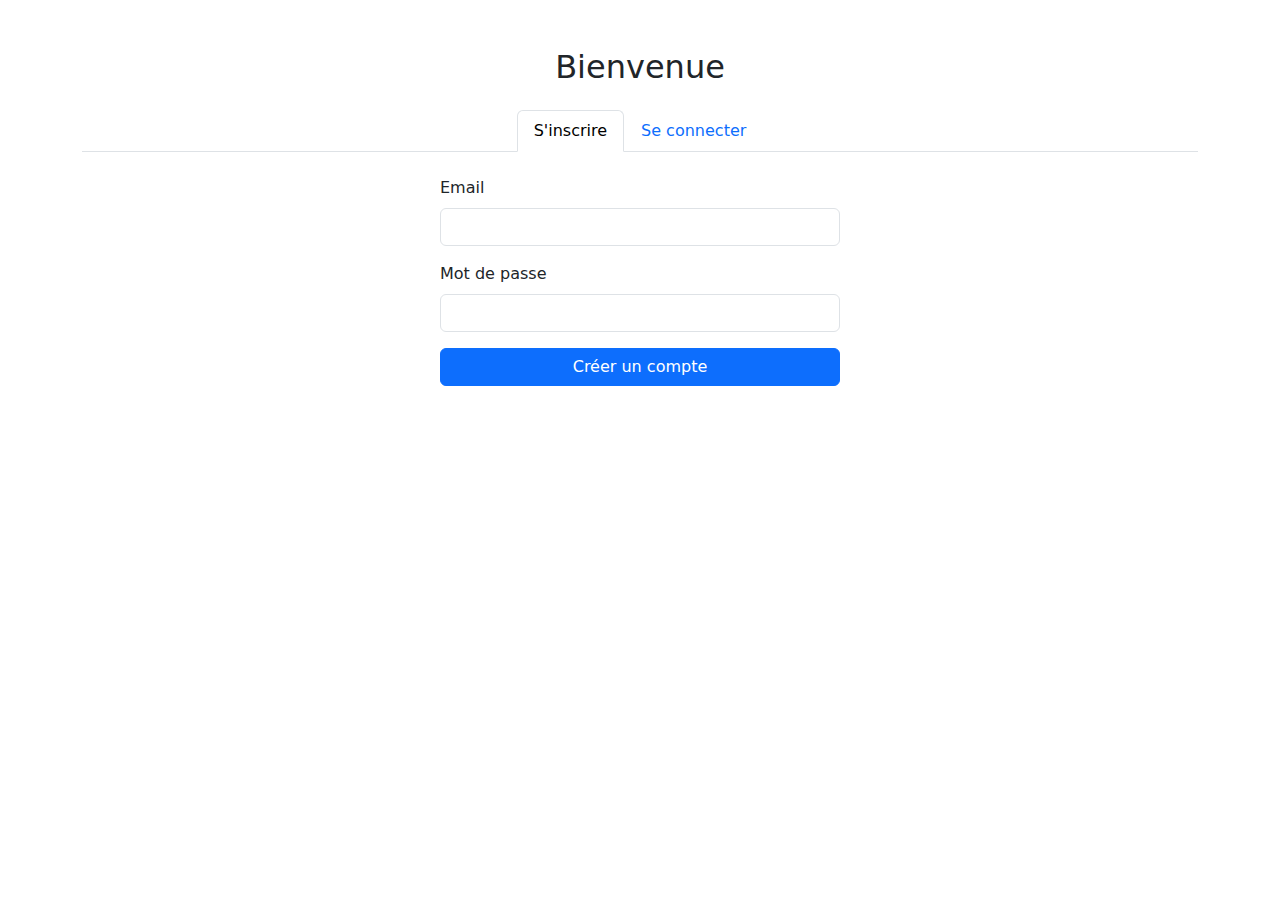
<file: pages/inscription.html>
<!DOCTYPE html>
<html lang="fr">
<head>
  <meta charset="UTF-8" />
  <meta name="viewport" content="width=device-width, initial-scale=1.0"/>
  <title>Inscription & Connexion</title>
  <link href="https://cdn.jsdelivr.net/npm/bootstrap@5.3.0/dist/css/bootstrap.min.css" rel="stylesheet" />
</head>
<body>

<div class="container py-5">
  <h2 class="text-center mb-4">Bienvenue</h2>

  <!-- Nav Tabs -->
  <ul class="nav nav-tabs justify-content-center mb-4" id="authTabs" role="tablist">
    <li class="nav-item" role="presentation">
      <button class="nav-link active" id="signup-tab" data-bs-toggle="tab" data-bs-target="#signup" type="button" role="tab">S'inscrire</button>
    </li>
    <li class="nav-item" role="presentation">
      <button class="nav-link" id="signin-tab" data-bs-toggle="tab" data-bs-target="#signin" type="button" role="tab">Se connecter</button>
    </li>
  </ul>

  <!-- Tab Contents -->
  <div class="tab-content" id="authTabsContent">
    <!-- Sign Up -->
    <div class="tab-pane fade show active" id="signup" role="tabpanel">
      <form id="signupForm" class="mx-auto" style="max-width: 400px;">
        <div class="mb-3">
          <label for="signupEmail" class="form-label">Email</label>
          <input type="email" class="form-control" id="signupEmail" required>
        </div>
        <div class="mb-3">
          <label for="signupPassword" class="form-label">Mot de passe</label>
          <input type="password" class="form-control" id="signupPassword" required>
        </div>
        <button type="submit" class="btn btn-primary w-100">Créer un compte</button>
      </form>
    </div>

    <!-- Sign In -->
    <div class="tab-pane fade" id="signin" role="tabpanel">
      <form id="signinForm" class="mx-auto" style="max-width: 400px;">
        <div class="mb-3">
          <label for="signinEmail" class="form-label">Email</label>
          <input type="email" class="form-control" id="signinEmail" required>
        </div>
        <div class="mb-3">
          <label for="signinPassword" class="form-label">Mot de passe</label>
          <input type="password" class="form-control" id="signinPassword" required>
        </div>
        <button type="submit" class="btn btn-success w-100">Se connecter</button>
      </form>
    </div>
  </div>

  <!-- Zone après connexion -->
  <div id="welcomeSection" class="text-center mt-5 d-none">
    <h4>Bienvenue <span id="userEmail"></span> !</h4>
    <button class="btn btn-danger mt-3" onclick="logout()">Se déconnecter</button>
  </div>
</div>

<script>
  let userDB = {}; // stockage temporaire dans l'objet JS

  document.getElementById('signupForm').addEventListener('submit', function(e) {
    e.preventDefault();
    const email = document.getElementById('signupEmail').value;
    const pass = document.getElementById('signupPassword').value;
    userDB[email] = pass;
    alert("Compte créé avec succès !");
    document.getElementById('signupForm').reset();
  });

  document.getElementById('signinForm').addEventListener('submit', function(e) {
    e.preventDefault();
    const email = document.getElementById('signinEmail').value;
    const pass = document.getElementById('signinPassword').value;
    if (userDB[email] && userDB[email] === pass) {
      document.querySelector('.tab-content').classList.add('d-none');
      document.querySelector('.nav-tabs').classList.add('d-none');
      document.getElementById('welcomeSection').classList.remove('d-none');
      document.getElementById('userEmail').textContent = email;
    } else {
      alert("Identifiants incorrects !");
    }
  });

  function logout() {
    location.reload(); // simple déconnexion : on recharge la page
  }
</script>

</body>
</html>
</file>
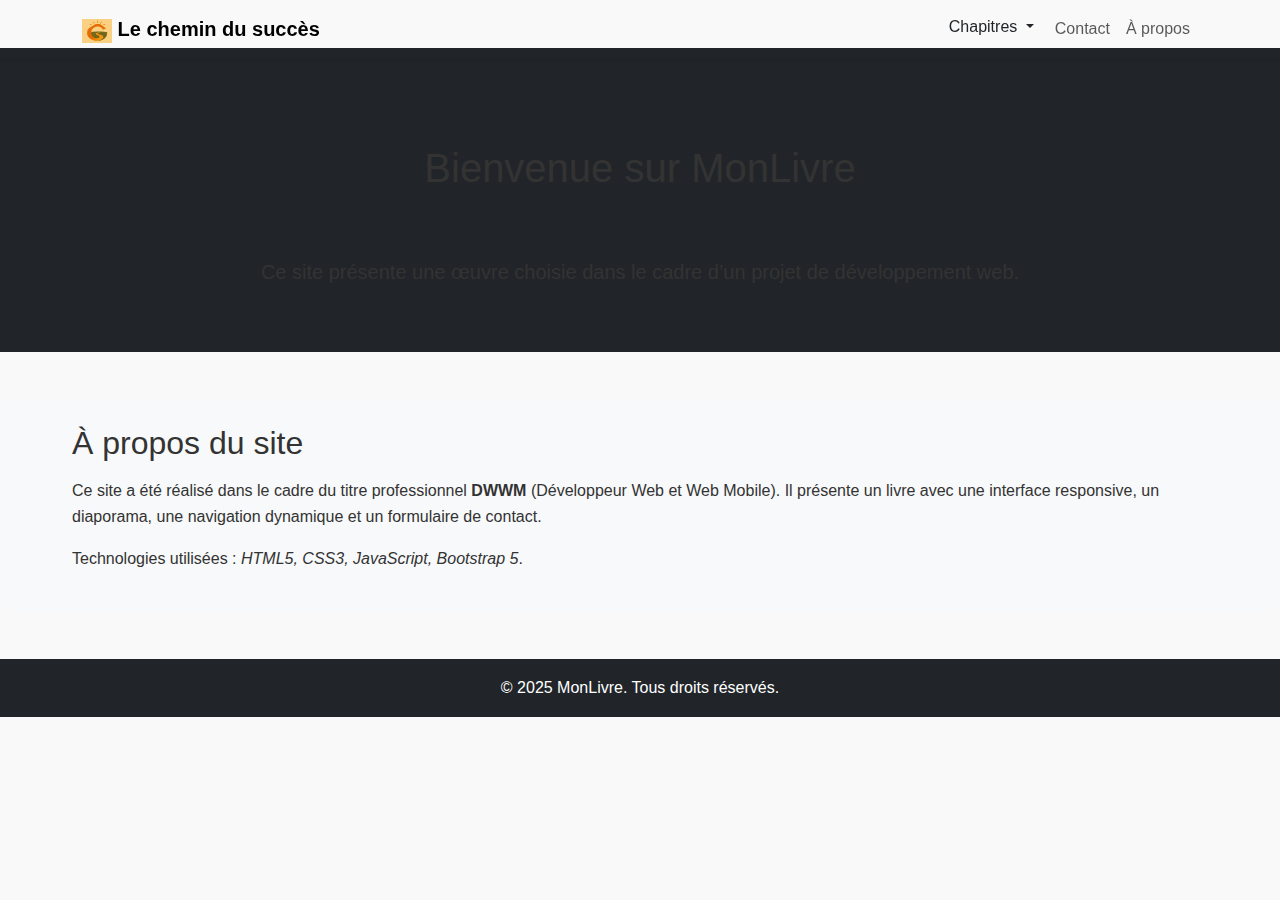
<file: pages/propos.html>
<!DOCTYPE html>
<html lang="fr">
<head>
  <meta charset="UTF-8">
  <meta name="viewport" content="width=device-width, initial-scale=1">
  <title>Mon Livre</title>
  <link href="https://cdn.jsdelivr.net/npm/bootstrap@5.3.3/dist/css/bootstrap.min.css" rel="stylesheet">
  <link rel="stylesheet" href="../css/index.css">
</head>
<body>

  <!-- HEADER / NAVBAR -->
  <!-- Navbar -->
    <nav id="navbar-example2" class="navbar navbar-expand-lg  shadow-sm custom-bg-color fixed-top">
        <div class="container">
            <a class="navbar-brand fw-bold" href="../index.html">
                <img src="../media/images/logo-s.jpg" alt="logo" width="30" height="24">
                Le chemin du succès
            </a>
            <button class="navbar-toggler" type="button" data-bs-toggle="collapse" data-bs-target="#navbarNav">
                <span class="navbar-toggler-icon"></span>
            </button>

            <div class="collapse navbar-collapse justify-content-end" id="navbarNav">
                <ul class="navbar-nav">

                    <li class="nav-item dropdown">
                        <button class="btn dropdown-toggle" data-bs-toggle="dropdown" aria-expanded="false">
                            Chapitres
                        </button>
                        <ul class="dropdown-menu dropdown-menu-light">
                            <li><a class="dropdown-item" href="../pages/livre.html?#c0">Préface
                                </a>
                            </li>
                            <li><a class="dropdown-item" href="../pages/livre.html?#c">Introduction Je suis perdu
                                </a>
                            </li>
                            <li><a class="dropdown-item" href="../pages/livre.html?#c1">Chapitre 1 Mieux se connaître
                                </a></li>
                            <li><a class="dropdown-item" href="../pages/livre.html?#c2">Chapitre 2 Orientation
                                </a></li>
                            <li><a class="dropdown-item" href="../pages/livre.html?#c3">Chapitre 3 Orientation
                                </a></li>
                            <li><a class="dropdown-item" href="../pages/livre.html?#c4">Chapitre 4 Orientation
                                </a></li>
                            <li><a class="dropdown-item" href="../pages/livre.html?#c5">Conclusion Action
                                </a></li>
                        </ul>
                    </li>
                    <!-- <a class="nav-link" href="#chapitres">Chapitres</a> -->
                    <li class="nav-item"><a class="nav-link" href="contact.html">Contact</a></li>
                    <li class="nav-item"><a class="nav-link" href="propos.html">À propos</a></li>
                </ul>
            </div>
        </div>
    </nav>


  <!-- <nav class="navbar navbar-expand-lg navbar-dark bg-primary">
    <div class="container">
      <a class="navbar-brand" href="#">MonLivre</a>
      <button class="navbar-toggler" type="button" data-bs-toggle="collapse" data-bs-target="#navbarContent">
        <span class="navbar-toggler-icon"></span>
      </button>

      <div class="collapse navbar-collapse" id="navbarContent">
        <ul class="navbar-nav ms-auto">
          <li class="nav-item"><a class="nav-link" href="#">Accueil</a></li>
          <li class="nav-item"><a class="nav-link" href="#apropos">À propos</a></li>
          <li class="nav-item"><a class="nav-link" href="#">Contact</a></li>
        </ul>
      </div>
    </div>
  </nav> -->

  <!-- SECTION PRINCIPALE -->
  <main>
    <section class="mt-5 py-5 text-center bg-dark hero-bg ">
      <h1 class="mb-3 py-5">Bienvenue sur MonLivre</h1>
      <p class="lead">
        Ce site présente une œuvre choisie dans le cadre d’un projet de développement web.
      </p>
    </section>

    <!-- À PROPOS DU SITE -->
    <section id="apropos" class="bg-light p-4 rounded mt-5">
      <h2 class="mb-3 px-5">À propos du site</h2>
      <p class="mb-3 px-5">
        Ce site a été réalisé dans le cadre du titre professionnel <strong>DWWM</strong> (Développeur Web et Web Mobile).
        Il présente un livre avec une interface responsive, un diaporama, une navigation dynamique et un formulaire de contact.
      </p>
      <p class="mb-3 px-5">
        Technologies utilisées : <em>HTML5, CSS3, JavaScript, Bootstrap 5</em>.
      </p>
    </section>
  </main>

  <!-- FOOTER -->
  <footer class="bg-dark text-white text-center py-3 mt-5">
    <div class="container">
      <p class="mb-0">&copy; 2025 MonLivre. Tous droits réservés.</p>
    </div>
  </footer>

  <!-- BOOTSTRAP JS -->
  <script src="https://cdn.jsdelivr.net/npm/bootstrap@5.3.3/dist/js/bootstrap.bundle.min.js"></script>
</body>
</html>
</file>
<file: css/index.css>
/* RESET */
* {
    margin: 0;
    padding: 0;
    box-sizing: border-box;
  }
  
  /* BASE */
  body {
    font-family: Arial, sans-serif;
    line-height: 1.6;
    background: #f9f9f9;
    color: #333;
  }
  
  a {
    color: #0066cc;
    text-decoration: none;
  }
  
  a:hover {
    text-decoration: underline;
  }
  
  /* HEADER */
  .header {
    display: flex;
    justify-content: space-between;
    align-items: center;
    background: white;
    padding: 1rem 2rem;
    box-shadow: 0 2px 5px rgba(0,0,0,0.1);
    position: sticky;
    top: 0;
    z-index: 100;
  }
  
  .logo {
    font-size: 1.5rem;
    font-weight: bold;
  }
  
  .nav {
    display: flex;
    gap: 1rem;
  }
  
  .menu-icon {
    display: none;
    font-size: 1.5rem;
    cursor: pointer;
  }
  
  /* HERO */
  .hero {
    padding: 4rem 2rem;
    background: #e0f2ff;
    text-align: center;
  }
  
  .hero h1 {
    font-size: 2rem;
    margin-bottom: 1rem;
  }
  
  /* CHAPITRES */
  .chapters {
    padding: 2rem;
    max-width: 800px;
    margin: auto;
  }
  
  .chapter {
    background: white;
    padding: 1.5rem;
    margin-bottom: 1.5rem;
    border-radius: 8px;
    box-shadow: 0 2px 8px rgba(0,0,0,0.05);
  }
  
  /* AUTEUR */
  .auteur {
    background: #f0f0f0;
    padding: 2rem;
    text-align: center;
  }
  
  /* FOOTER */
  .footer {
    text-align: center;
    padding: 1rem;
    background: white;
    margin-top: 2rem;
    box-shadow: 0 -1px 5px rgba(0,0,0,0.05);
  }
  
  /* RESPONSIVE */
  @media (max-width: 768px) {
    .nav {
      display: none;
      flex-direction: column;
      gap: 1rem;
      position: absolute;
      top: 70px;
      right: 20px;
      background: white;
      padding: 1rem;
      box-shadow: 0 2px 5px rgba(0,0,0,0.2);
    }
  
    .nav.active {
      display: flex;
    }
  
    .menu-icon {
      display: block;
    }
  }
</file>
